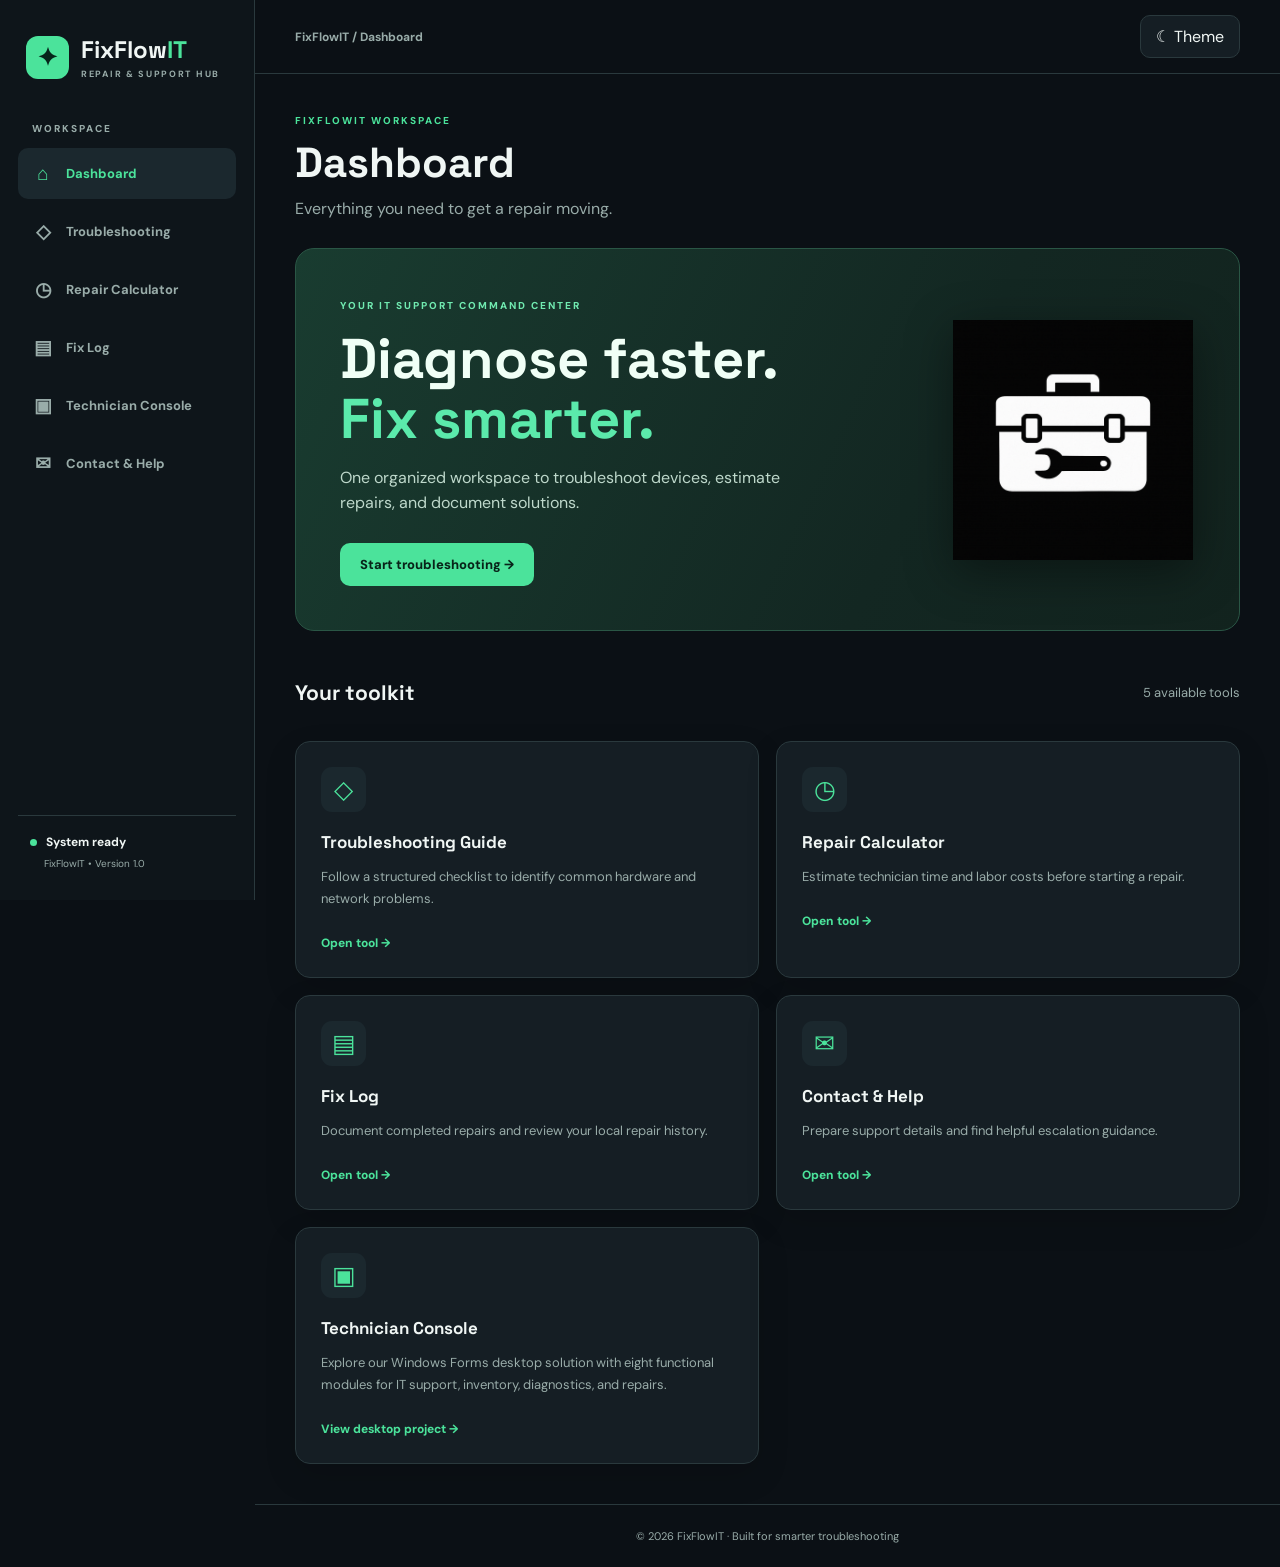
<file: index.html>
<!doctype html>
<html lang="en"><head><meta charset="utf-8"><meta name="viewport" content="width=device-width,initial-scale=1">
<meta name="description" content="FixFlowIT — practical troubleshooting, repair estimates, and repair history.">
<title>Dashboard | FixFlowIT</title><link rel="icon" href="images/wrench-icon.png"><link rel="stylesheet" href="css/style.css"><script defer src="js/app.js"></script></head>
<body><div class="app-shell">
<aside class="sidebar" id="sidebar"><a class="brand" href="index.html"><span class="brand-icon">✦</span><span>FixFlow<span class="accent">IT</span><small>REPAIR & SUPPORT HUB</small></span></a>
<div class="nav-caption">WORKSPACE</div><nav aria-label="Main navigation"><a class="nav-link active" href="index.html" aria-current="page"><span aria-hidden="true">⌂</span>Dashboard</a><a class="nav-link " href="troubleshooting.html" ><span aria-hidden="true">◇</span>Troubleshooting</a><a class="nav-link " href="calculator.html" ><span aria-hidden="true">◷</span>Repair Calculator</a><a class="nav-link " href="fix_log.html" ><span aria-hidden="true">▤</span>Fix Log</a><a class="nav-link" href="technician_console.html"><span aria-hidden="true">▣</span>Technician Console</a><a class="nav-link " href="contact.html" ><span aria-hidden="true">✉</span>Contact & Help</a></nav>
<div class="sidebar-bottom"><span class="status-dot"></span> System ready <small>FixFlowIT • Version 1.0</small></div></aside>
<div class="workspace"><header class="topbar"><button class="icon-btn menu-btn" id="menuToggle" aria-label="Toggle navigation" aria-expanded="false">☰</button><span class="topbar-title">FixFlowIT / Dashboard</span><button class="theme-btn" id="themeToggle" type="button" aria-label="Toggle color theme">☾ <span>Theme</span></button></header>
<main class="content"><div class="page-heading"><div class="eyebrow">FIXFLOWIT WORKSPACE</div><h1>Dashboard</h1><p>Everything you need to get a repair moving.</p></div><section class="hero"><div><span class="hero-label">YOUR IT SUPPORT COMMAND CENTER</span><h2>Diagnose faster.<br><em>Fix smarter.</em></h2><p>One organized workspace to troubleshoot devices, estimate repairs, and document solutions.</p><a class="primary-btn" href="troubleshooting.html">Start troubleshooting →</a></div><img src="images/toolbox.png" alt="IT repair toolbox"></section>
<div class="section-header"><h2>Your toolkit</h2><span>5 available tools</span></div><div class="feature-grid"><a class="feature-card" href="troubleshooting.html"><div class="feature-symbol">◇</div><h3>Troubleshooting Guide</h3><p>Follow a structured checklist to identify common hardware and network problems.</p><span class="card-link">Open tool →</span></a><a class="feature-card" href="calculator.html"><div class="feature-symbol">◷</div><h3>Repair Calculator</h3><p>Estimate technician time and labor costs before starting a repair.</p><span class="card-link">Open tool →</span></a><a class="feature-card" href="fix_log.html"><div class="feature-symbol">▤</div><h3>Fix Log</h3><p>Document completed repairs and review your local repair history.</p><span class="card-link">Open tool →</span></a><a class="feature-card" href="contact.html"><div class="feature-symbol">✉</div><h3>Contact & Help</h3><p>Prepare support details and find helpful escalation guidance.</p><span class="card-link">Open tool →</span></a><a class="feature-card" href="technician_console.html"><div class="feature-symbol">▣</div><h3>Technician Console</h3><p>Explore our Windows Forms desktop solution with eight functional modules for IT support, inventory, diagnostics, and repairs.</p><span class="card-link">View desktop project →</span></a></div></main>
<footer>© 2026 FixFlowIT · Built for smarter troubleshooting</footer></div></div><div class="overlay" id="menuOverlay"></div></body></html>
</file>
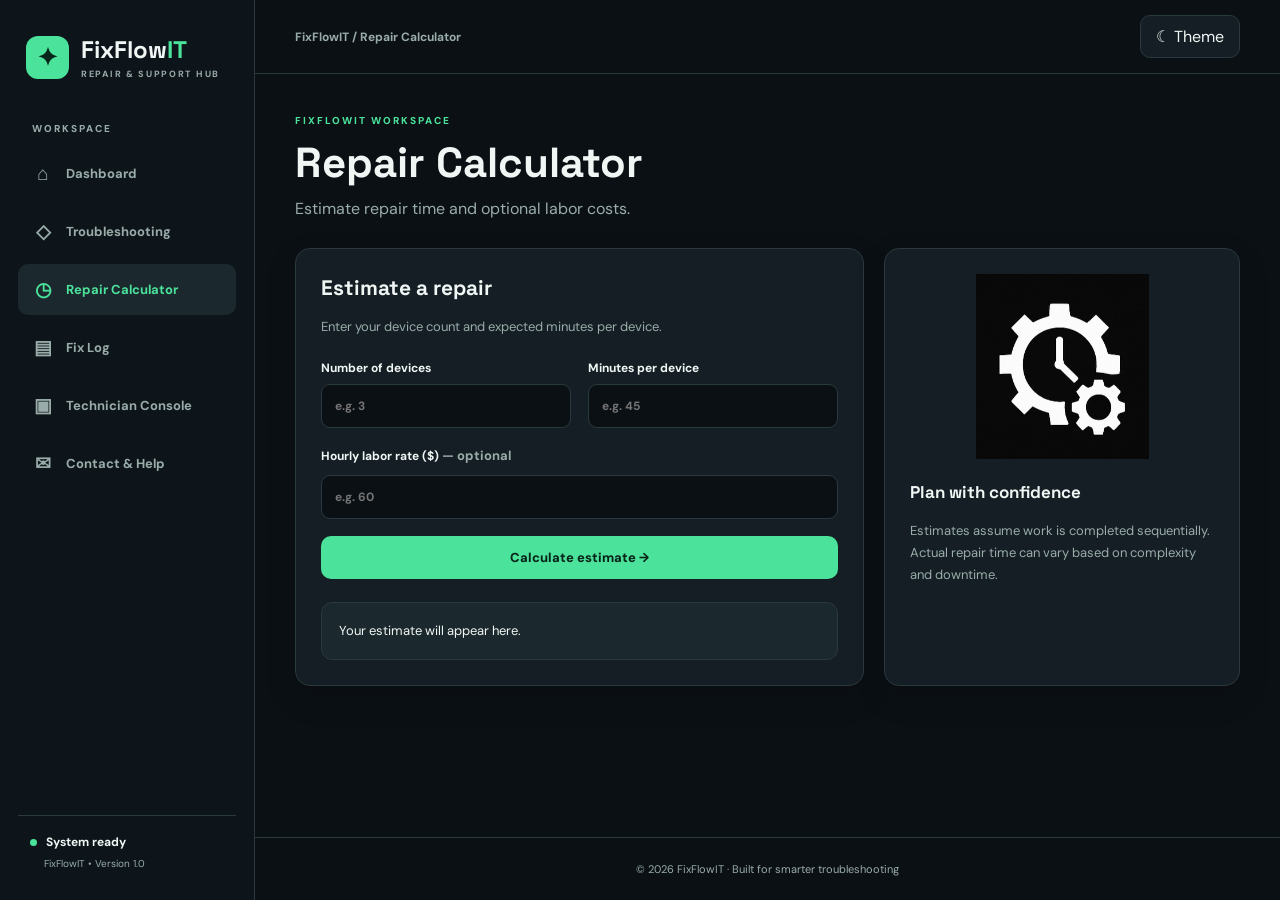
<file: calculator.html>
<!doctype html>
<html lang="en"><head><meta charset="utf-8"><meta name="viewport" content="width=device-width,initial-scale=1">
<meta name="description" content="FixFlowIT — practical troubleshooting, repair estimates, and repair history.">
<title>Repair Calculator | FixFlowIT</title><link rel="icon" href="images/wrench-icon.png"><link rel="stylesheet" href="css/style.css"><script defer src="js/app.js"></script></head>
<body><div class="app-shell">
<aside class="sidebar" id="sidebar"><a class="brand" href="index.html"><span class="brand-icon">✦</span><span>FixFlow<span class="accent">IT</span><small>REPAIR & SUPPORT HUB</small></span></a>
<div class="nav-caption">WORKSPACE</div><nav aria-label="Main navigation"><a class="nav-link " href="index.html" ><span aria-hidden="true">⌂</span>Dashboard</a><a class="nav-link " href="troubleshooting.html" ><span aria-hidden="true">◇</span>Troubleshooting</a><a class="nav-link active" href="calculator.html" aria-current="page"><span aria-hidden="true">◷</span>Repair Calculator</a><a class="nav-link " href="fix_log.html" ><span aria-hidden="true">▤</span>Fix Log</a><a class="nav-link" href="technician_console.html"><span aria-hidden="true">▣</span>Technician Console</a><a class="nav-link " href="contact.html" ><span aria-hidden="true">✉</span>Contact & Help</a></nav>
<div class="sidebar-bottom"><span class="status-dot"></span> System ready <small>FixFlowIT • Version 1.0</small></div></aside>
<div class="workspace"><header class="topbar"><button class="icon-btn menu-btn" id="menuToggle" aria-label="Toggle navigation" aria-expanded="false">☰</button><span class="topbar-title">FixFlowIT / Repair Calculator</span><button class="theme-btn" id="themeToggle" type="button" aria-label="Toggle color theme">☾ <span>Theme</span></button></header>
<main class="content"><div class="page-heading"><div class="eyebrow">FIXFLOWIT WORKSPACE</div><h1>Repair Calculator</h1><p>Estimate repair time and optional labor costs.</p></div><div class="two-col"><section class="panel"><h2>Estimate a repair</h2><p class="muted">Enter your device count and expected minutes per device.</p><form id="calcForm" class="form-grid"><label>Number of devices<input type="number" id="devices" min="1" step="1" required placeholder="e.g. 3"></label><label>Minutes per device<input type="number" id="minutesPer" min="0.01" step="any" required placeholder="e.g. 45"></label><label class="full">Hourly labor rate ($) <span class="muted">— optional</span><input type="number" id="hourlyRate" min="0" step="0.01" placeholder="e.g. 60"></label><button class="primary-btn full" type="submit">Calculate estimate →</button></form><div class="result-box" id="calcResult" role="status" aria-live="polite">Your estimate will appear here.</div></section><aside class="panel side-panel"><img src="images/clock-gear.png" alt="Clock and gear illustration"><h3>Plan with confidence</h3><p>Estimates assume work is completed sequentially. Actual repair time can vary based on complexity and downtime.</p></aside></div></main>
<footer>© 2026 FixFlowIT · Built for smarter troubleshooting</footer></div></div><div class="overlay" id="menuOverlay"></div></body></html>
</file>
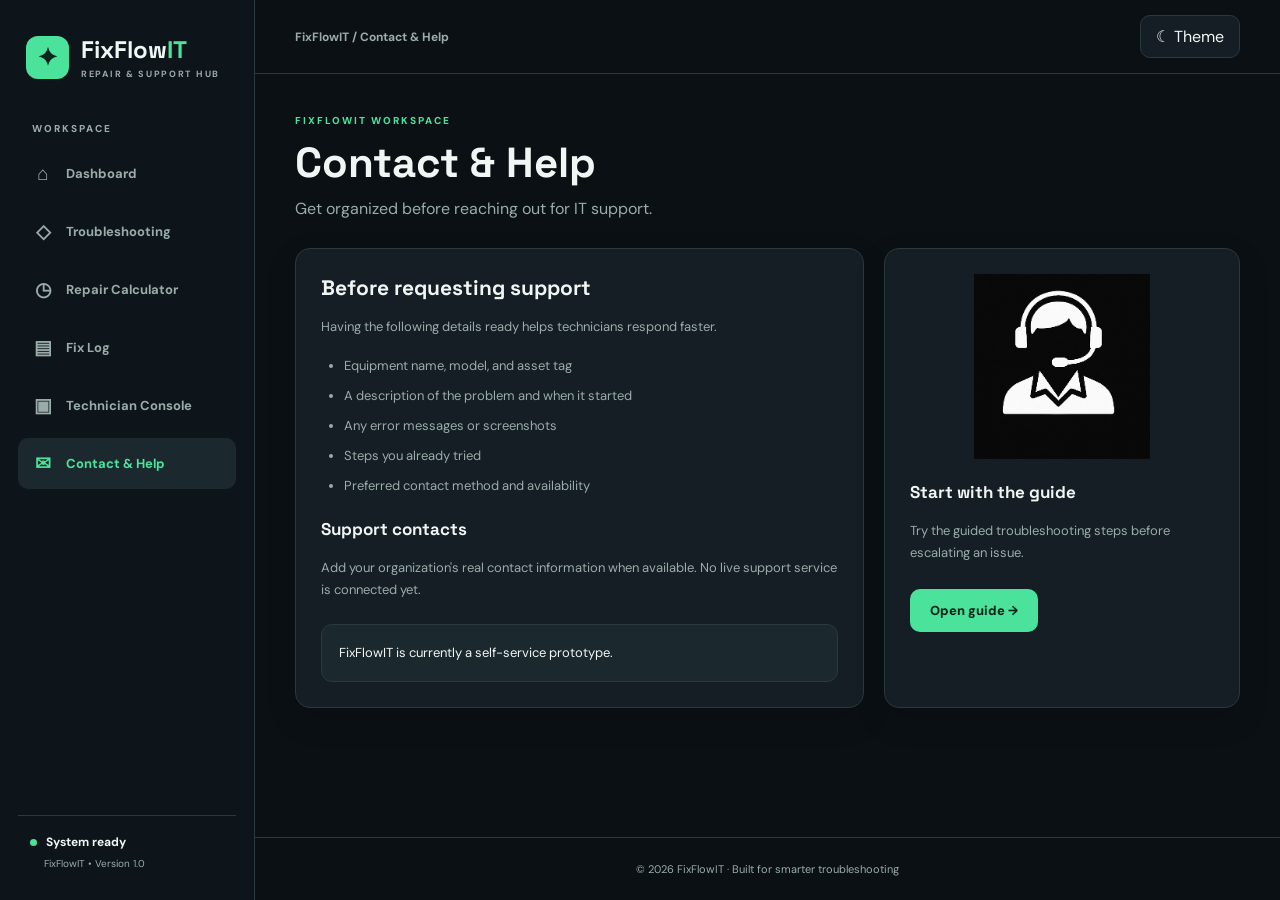
<file: contact.html>
<!doctype html>
<html lang="en"><head><meta charset="utf-8"><meta name="viewport" content="width=device-width,initial-scale=1">
<meta name="description" content="FixFlowIT — practical troubleshooting, repair estimates, and repair history.">
<title>Contact & Help | FixFlowIT</title><link rel="icon" href="images/wrench-icon.png"><link rel="stylesheet" href="css/style.css"><script defer src="js/app.js"></script></head>
<body><div class="app-shell">
<aside class="sidebar" id="sidebar"><a class="brand" href="index.html"><span class="brand-icon">✦</span><span>FixFlow<span class="accent">IT</span><small>REPAIR & SUPPORT HUB</small></span></a>
<div class="nav-caption">WORKSPACE</div><nav aria-label="Main navigation"><a class="nav-link " href="index.html" ><span aria-hidden="true">⌂</span>Dashboard</a><a class="nav-link " href="troubleshooting.html" ><span aria-hidden="true">◇</span>Troubleshooting</a><a class="nav-link " href="calculator.html" ><span aria-hidden="true">◷</span>Repair Calculator</a><a class="nav-link " href="fix_log.html" ><span aria-hidden="true">▤</span>Fix Log</a><a class="nav-link" href="technician_console.html"><span aria-hidden="true">▣</span>Technician Console</a><a class="nav-link active" href="contact.html" aria-current="page"><span aria-hidden="true">✉</span>Contact & Help</a></nav>
<div class="sidebar-bottom"><span class="status-dot"></span> System ready <small>FixFlowIT • Version 1.0</small></div></aside>
<div class="workspace"><header class="topbar"><button class="icon-btn menu-btn" id="menuToggle" aria-label="Toggle navigation" aria-expanded="false">☰</button><span class="topbar-title">FixFlowIT / Contact & Help</span><button class="theme-btn" id="themeToggle" type="button" aria-label="Toggle color theme">☾ <span>Theme</span></button></header>
<main class="content"><div class="page-heading"><div class="eyebrow">FIXFLOWIT WORKSPACE</div><h1>Contact & Help</h1><p>Get organized before reaching out for IT support.</p></div><div class="two-col"><section class="panel"><h2>Before requesting support</h2><p class="muted">Having the following details ready helps technicians respond faster.</p><ul class="help-list"><li>Equipment name, model, and asset tag</li><li>A description of the problem and when it started</li><li>Any error messages or screenshots</li><li>Steps you already tried</li><li>Preferred contact method and availability</li></ul><h3>Support contacts</h3><p class="muted">Add your organization's real contact information when available. No live support service is connected yet.</p><div class="info-note">FixFlowIT is currently a self-service prototype.</div></section><aside class="panel side-panel"><img src="images/support-operator.png" alt="Support operator illustration"><h3>Start with the guide</h3><p>Try the guided troubleshooting steps before escalating an issue.</p><a href="troubleshooting.html" class="primary-btn">Open guide →</a></aside></div></main>
<footer>© 2026 FixFlowIT · Built for smarter troubleshooting</footer></div></div><div class="overlay" id="menuOverlay"></div></body></html>
</file>
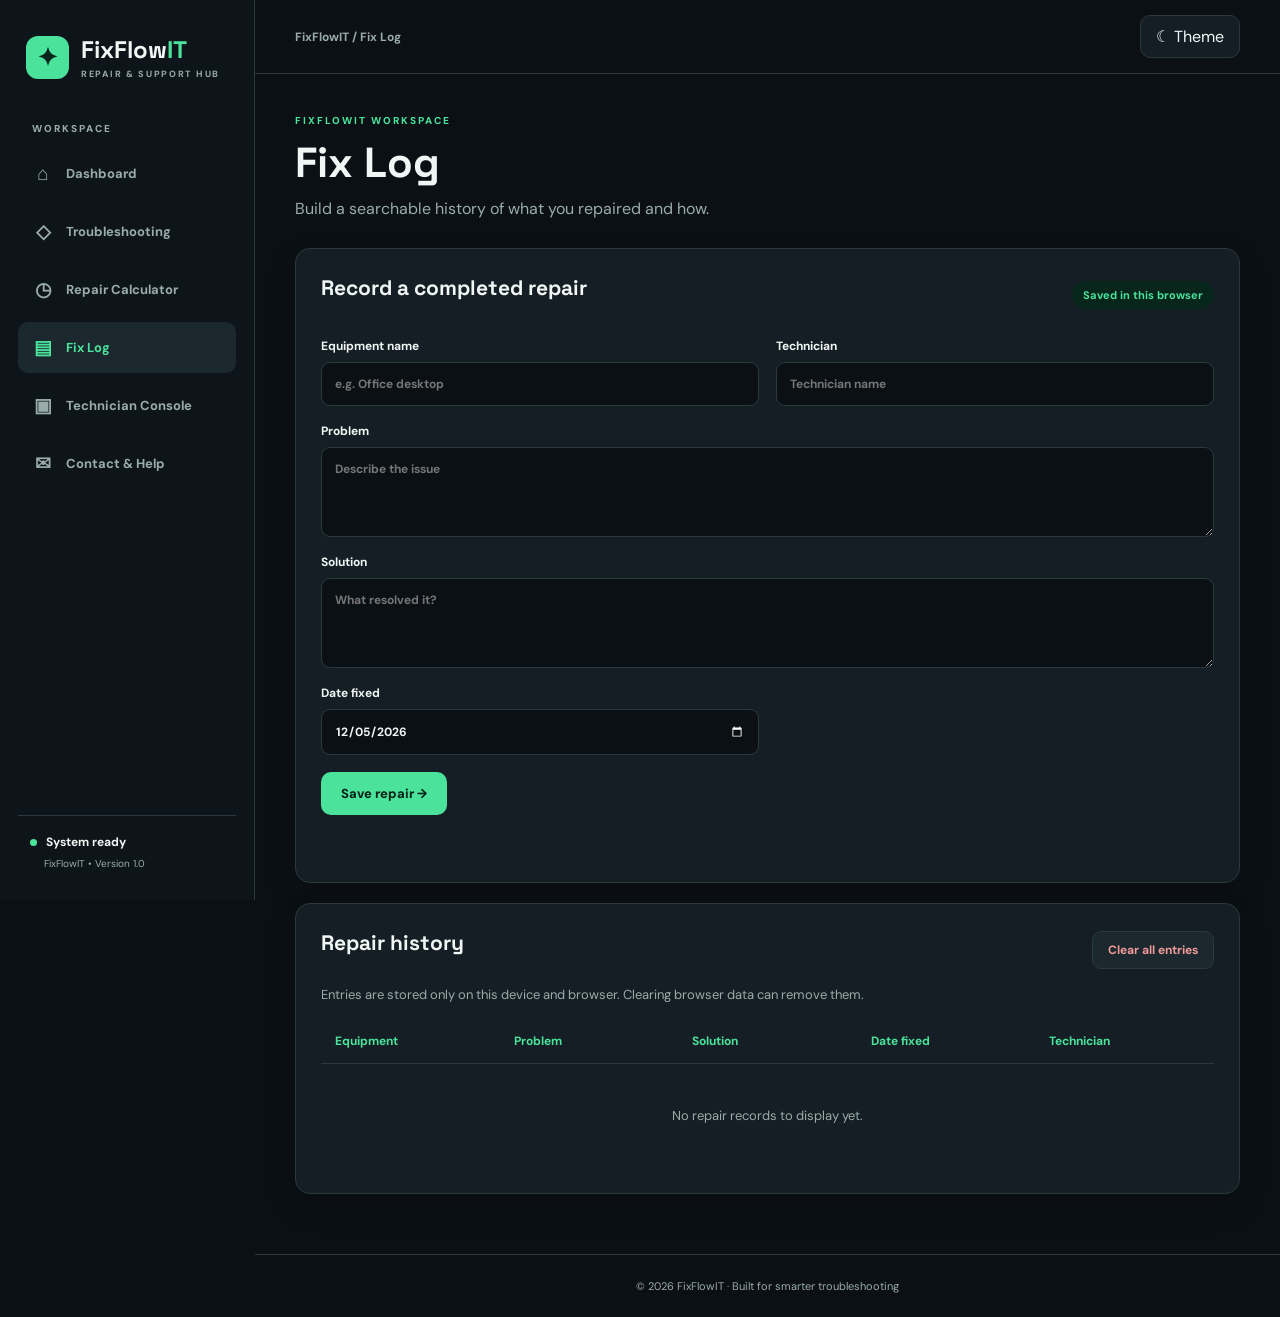
<file: fix_log.html>
<!doctype html>
<html lang="en"><head><meta charset="utf-8"><meta name="viewport" content="width=device-width,initial-scale=1">
<meta name="description" content="FixFlowIT — practical troubleshooting, repair estimates, and repair history.">
<title>Fix Log | FixFlowIT</title><link rel="icon" href="images/wrench-icon.png"><link rel="stylesheet" href="css/style.css"><script defer src="js/app.js"></script></head>
<body><div class="app-shell">
<aside class="sidebar" id="sidebar"><a class="brand" href="index.html"><span class="brand-icon">✦</span><span>FixFlow<span class="accent">IT</span><small>REPAIR & SUPPORT HUB</small></span></a>
<div class="nav-caption">WORKSPACE</div><nav aria-label="Main navigation"><a class="nav-link " href="index.html" ><span aria-hidden="true">⌂</span>Dashboard</a><a class="nav-link " href="troubleshooting.html" ><span aria-hidden="true">◇</span>Troubleshooting</a><a class="nav-link " href="calculator.html" ><span aria-hidden="true">◷</span>Repair Calculator</a><a class="nav-link active" href="fix_log.html" aria-current="page"><span aria-hidden="true">▤</span>Fix Log</a><a class="nav-link" href="technician_console.html"><span aria-hidden="true">▣</span>Technician Console</a><a class="nav-link " href="contact.html" ><span aria-hidden="true">✉</span>Contact & Help</a></nav>
<div class="sidebar-bottom"><span class="status-dot"></span> System ready <small>FixFlowIT • Version 1.0</small></div></aside>
<div class="workspace"><header class="topbar"><button class="icon-btn menu-btn" id="menuToggle" aria-label="Toggle navigation" aria-expanded="false">☰</button><span class="topbar-title">FixFlowIT / Fix Log</span><button class="theme-btn" id="themeToggle" type="button" aria-label="Toggle color theme">☾ <span>Theme</span></button></header>
<main class="content"><div class="page-heading"><div class="eyebrow">FIXFLOWIT WORKSPACE</div><h1>Fix Log</h1><p>Build a searchable history of what you repaired and how.</p></div><section class="panel"><div class="panel-head"><h2>Record a completed repair</h2><span class="pill">Saved in this browser</span></div><form id="fixForm" class="form-grid"><label>Equipment name<input id="equipment" maxlength="120" required placeholder="e.g. Office desktop"></label><label>Technician<input id="technician" maxlength="120" required placeholder="Technician name"></label><label class="full">Problem<textarea id="problem" required maxlength="2000" placeholder="Describe the issue"></textarea></label><label class="full">Solution<textarea id="solution" required maxlength="2000" placeholder="What resolved it?"></textarea></label><label>Date fixed<input id="dateFixed" type="date" required></label><div class="full"><button class="primary-btn" type="submit">Save repair →</button></div></form><p class="feedback" id="fixFeedback" role="status" aria-live="polite"></p></section><section class="panel"><div class="panel-head"><h2>Repair history</h2><button class="danger-btn" type="button" id="clearLogBtn">Clear all entries</button></div><p class="muted">Entries are stored only on this device and browser. Clearing browser data can remove them.</p><div class="table-wrap"><table><thead><tr><th>Equipment</th><th>Problem</th><th>Solution</th><th>Date fixed</th><th>Technician</th></tr></thead><tbody id="historyBody"></tbody></table></div><p id="noRecordsMsg" class="empty-state">No repair records to display yet.</p></section></main>
<footer>© 2026 FixFlowIT · Built for smarter troubleshooting</footer></div></div><div class="overlay" id="menuOverlay"></div></body></html>
</file>
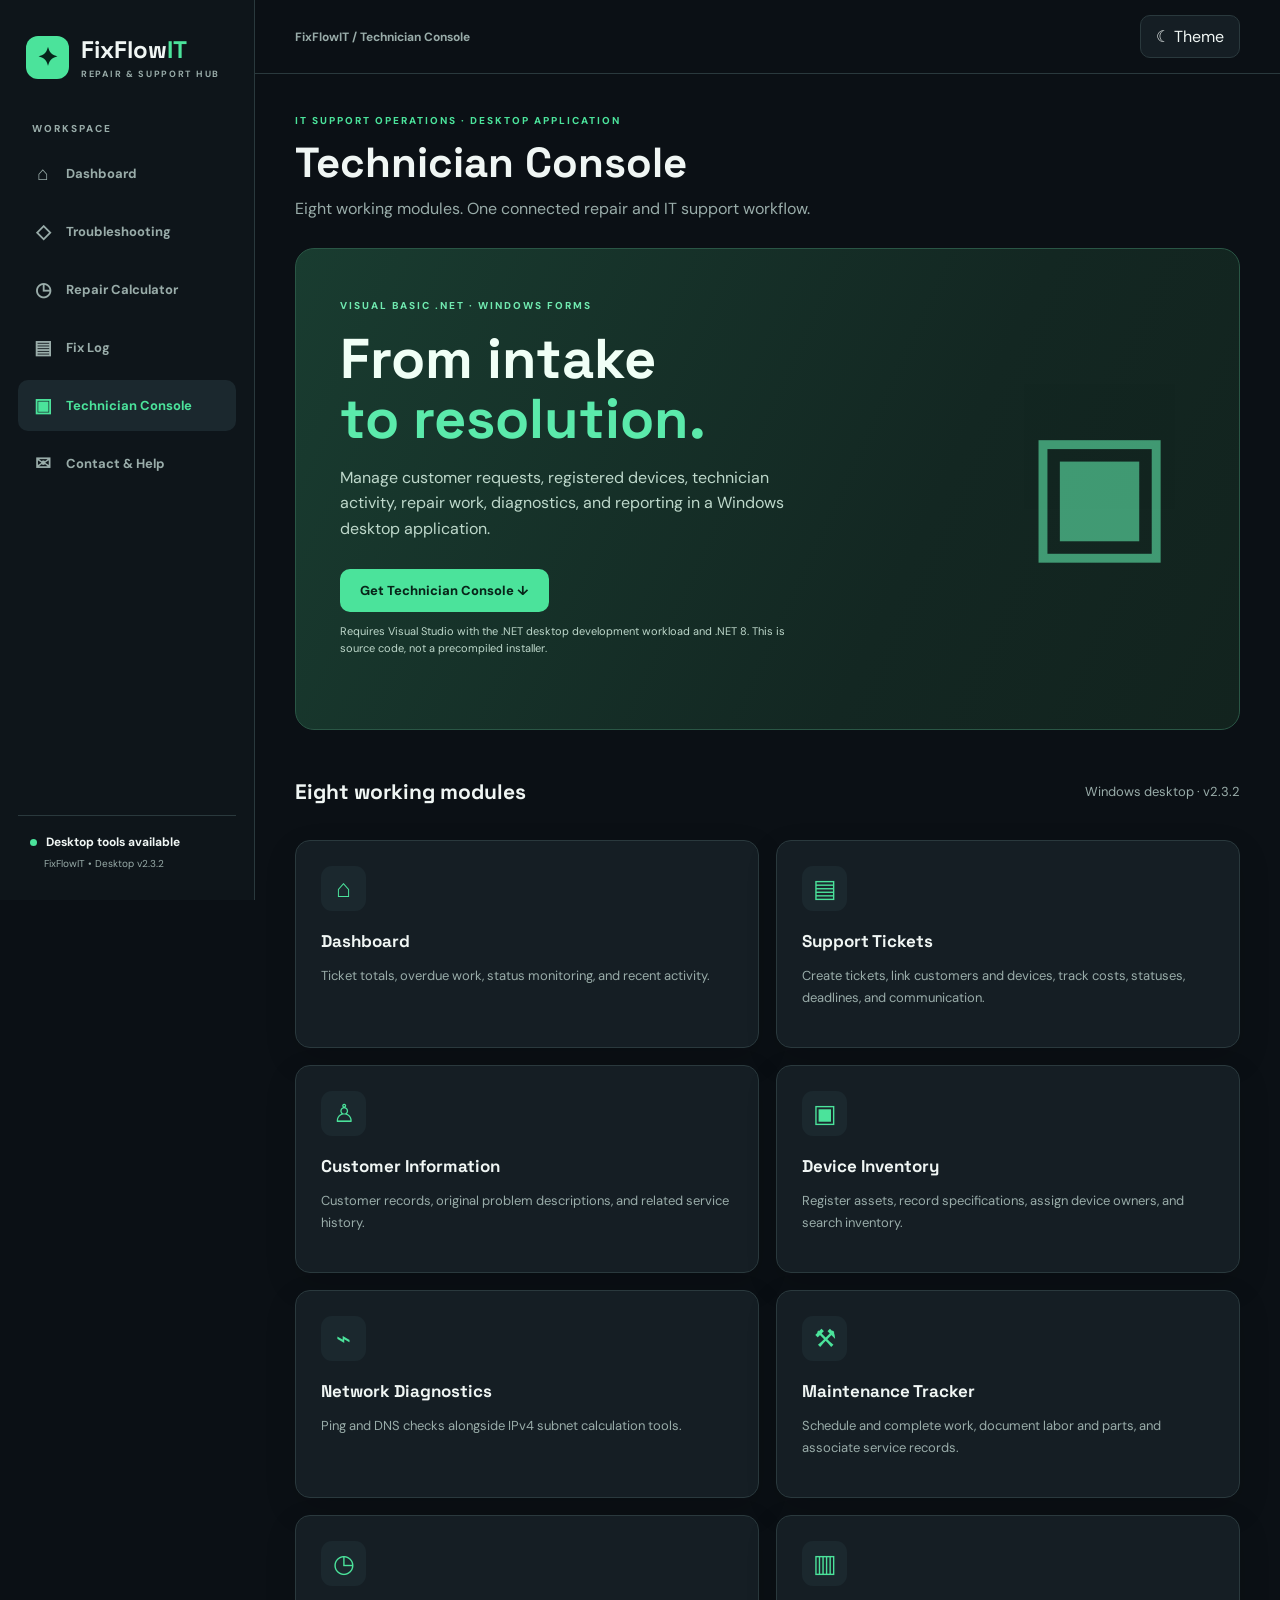
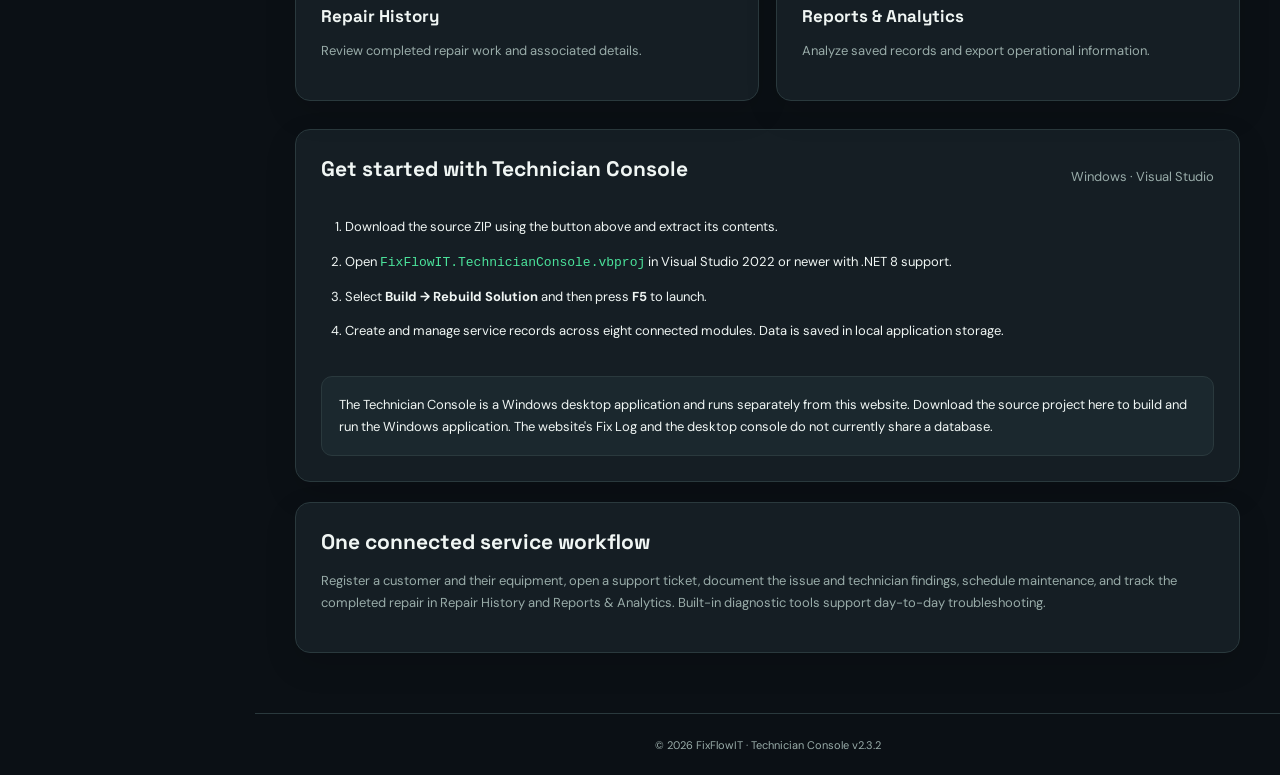
<file: technician_console.html>
<!doctype html>
<html lang="en"><head><meta charset="utf-8"><meta name="viewport" content="width=device-width,initial-scale=1">
<meta name="description" content="FixFlowIT Technician Console — desktop tools for managing IT support requests, devices, diagnostics, maintenance, and reporting.">
<title>Technician Console | FixFlowIT</title><link rel="icon" href="images/wrench-icon.png"><link rel="stylesheet" href="css/style.css"><script defer src="js/app.js"></script></head>
<body><div class="app-shell"><aside class="sidebar" id="sidebar"><a class="brand" href="index.html"><span class="brand-icon">✦</span><span>FixFlow<span class="accent">IT</span><small>REPAIR &amp; SUPPORT HUB</small></span></a>
<div class="nav-caption">WORKSPACE</div><nav aria-label="Main navigation">
<a class="nav-link" href="index.html"><span aria-hidden="true">⌂</span>Dashboard</a>
<a class="nav-link" href="troubleshooting.html"><span aria-hidden="true">◇</span>Troubleshooting</a>
<a class="nav-link" href="calculator.html"><span aria-hidden="true">◷</span>Repair Calculator</a>
<a class="nav-link" href="fix_log.html"><span aria-hidden="true">▤</span>Fix Log</a>
<a class="nav-link active" aria-current="page" href="technician_console.html"><span aria-hidden="true">▣</span>Technician Console</a>
<a class="nav-link" href="contact.html"><span aria-hidden="true">✉</span>Contact &amp; Help</a></nav>
<div class="sidebar-bottom"><span class="status-dot"></span> Desktop tools available <small>FixFlowIT • Desktop v2.3.2</small></div></aside>
<div class="workspace"><header class="topbar"><button class="icon-btn menu-btn" id="menuToggle" aria-label="Toggle navigation" aria-expanded="false">☰</button><span class="topbar-title">FixFlowIT / Technician Console</span><button class="theme-btn" id="themeToggle" type="button" aria-label="Toggle color theme">☾ <span>Theme</span></button></header>
<main class="content"><div class="page-heading"><div class="eyebrow">IT SUPPORT OPERATIONS · DESKTOP APPLICATION</div><h1>Technician Console</h1><p>Eight working modules. One connected repair and IT support workflow.</p></div>
<section class="hero console-hero"><div><span class="hero-label">VISUAL BASIC .NET · WINDOWS FORMS</span><h2>From intake<br><em>to resolution.</em></h2><p>Manage customer requests, registered devices, technician activity, repair work, diagnostics, and reporting in a Windows desktop application.</p><a class="primary-btn" href="downloads/FixFlowIT_Technician_Console_v2_3_2_Source.zip" download>Get Technician Console ↓</a><p class="console-fineprint">Requires Visual Studio with the .NET desktop development workload and .NET 8. This is source code, not a precompiled installer.</p></div><div class="hero-icon" aria-hidden="true">▣</div></section>
<div class="section-header"><h2>Eight working modules</h2><span>Windows desktop · v2.3.2</span></div>
<div class="feature-grid">
<article class="feature-card"><div class="feature-symbol">⌂</div><h3>Dashboard</h3><p>Ticket totals, overdue work, status monitoring, and recent activity.</p></article>
<article class="feature-card"><div class="feature-symbol">▤</div><h3>Support Tickets</h3><p>Create tickets, link customers and devices, track costs, statuses, deadlines, and communication.</p></article>
<article class="feature-card"><div class="feature-symbol">♙</div><h3>Customer Information</h3><p>Customer records, original problem descriptions, and related service history.</p></article>
<article class="feature-card"><div class="feature-symbol">▣</div><h3>Device Inventory</h3><p>Register assets, record specifications, assign device owners, and search inventory.</p></article>
<article class="feature-card"><div class="feature-symbol">⌁</div><h3>Network Diagnostics</h3><p>Ping and DNS checks alongside IPv4 subnet calculation tools.</p></article>
<article class="feature-card"><div class="feature-symbol">⚒</div><h3>Maintenance Tracker</h3><p>Schedule and complete work, document labor and parts, and associate service records.</p></article>
<article class="feature-card"><div class="feature-symbol">◷</div><h3>Repair History</h3><p>Review completed repair work and associated details.</p></article>
<article class="feature-card"><div class="feature-symbol">▥</div><h3>Reports &amp; Analytics</h3><p>Analyze saved records and export operational information.</p></article>
</div>
<section class="panel console-instructions"><div class="section-header"><h2>Get started with Technician Console</h2><span>Windows · Visual Studio</span></div>
<ol class="steps"><li>Download the source ZIP using the button above and extract its contents.</li><li>Open <code>FixFlowIT.TechnicianConsole.vbproj</code> in Visual Studio 2022 or newer with .NET 8 support.</li><li>Select <strong>Build → Rebuild Solution</strong> and then press <strong>F5</strong> to launch.</li><li>Create and manage service records across eight connected modules. Data is saved in local application storage.</li></ol>
<div class="info-note">The Technician Console is a Windows desktop application and runs separately from this website. Download the source project here to build and run the Windows application. The website's Fix Log and the desktop console do not currently share a database.</div>
</section>
<section class="panel"><h2>One connected service workflow</h2><p>Register a customer and their equipment, open a support ticket, document the issue and technician findings, schedule maintenance, and track the completed repair in Repair History and Reports &amp; Analytics. Built-in diagnostic tools support day-to-day troubleshooting.</p></section>
</main><footer>© 2026 FixFlowIT · Technician Console v2.3.2</footer></div></div><div class="overlay" id="menuOverlay"></div></body></html>
</file>
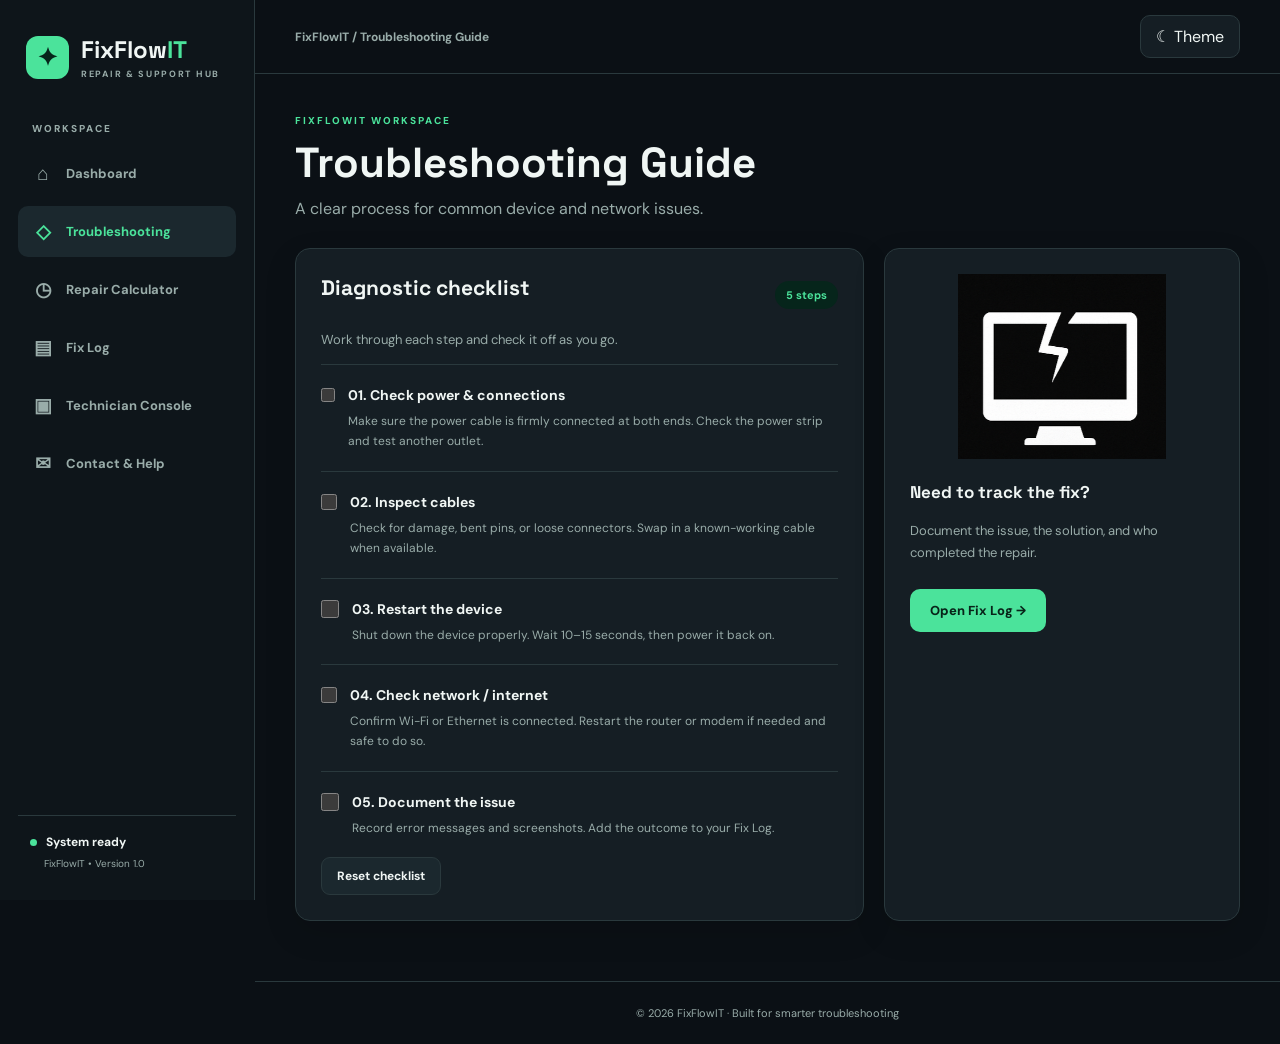
<file: troubleshooting.html>
<!doctype html>
<html lang="en"><head><meta charset="utf-8"><meta name="viewport" content="width=device-width,initial-scale=1">
<meta name="description" content="FixFlowIT — practical troubleshooting, repair estimates, and repair history.">
<title>Troubleshooting Guide | FixFlowIT</title><link rel="icon" href="images/wrench-icon.png"><link rel="stylesheet" href="css/style.css"><script defer src="js/app.js"></script></head>
<body><div class="app-shell">
<aside class="sidebar" id="sidebar"><a class="brand" href="index.html"><span class="brand-icon">✦</span><span>FixFlow<span class="accent">IT</span><small>REPAIR & SUPPORT HUB</small></span></a>
<div class="nav-caption">WORKSPACE</div><nav aria-label="Main navigation"><a class="nav-link " href="index.html" ><span aria-hidden="true">⌂</span>Dashboard</a><a class="nav-link active" href="troubleshooting.html" aria-current="page"><span aria-hidden="true">◇</span>Troubleshooting</a><a class="nav-link " href="calculator.html" ><span aria-hidden="true">◷</span>Repair Calculator</a><a class="nav-link " href="fix_log.html" ><span aria-hidden="true">▤</span>Fix Log</a><a class="nav-link" href="technician_console.html"><span aria-hidden="true">▣</span>Technician Console</a><a class="nav-link " href="contact.html" ><span aria-hidden="true">✉</span>Contact & Help</a></nav>
<div class="sidebar-bottom"><span class="status-dot"></span> System ready <small>FixFlowIT • Version 1.0</small></div></aside>
<div class="workspace"><header class="topbar"><button class="icon-btn menu-btn" id="menuToggle" aria-label="Toggle navigation" aria-expanded="false">☰</button><span class="topbar-title">FixFlowIT / Troubleshooting Guide</span><button class="theme-btn" id="themeToggle" type="button" aria-label="Toggle color theme">☾ <span>Theme</span></button></header>
<main class="content"><div class="page-heading"><div class="eyebrow">FIXFLOWIT WORKSPACE</div><h1>Troubleshooting Guide</h1><p>A clear process for common device and network issues.</p></div><div class="two-col"><section class="panel"><div class="panel-head"><h2>Diagnostic checklist</h2><span class="pill">5 steps</span></div><p class="muted">Work through each step and check it off as you go.</p><div id="checklist">
<label class="check-step"><input type="checkbox" class="step-check"><span><strong>01. Check power & connections</strong><small>Make sure the power cable is firmly connected at both ends. Check the power strip and test another outlet.</small></span></label><label class="check-step"><input type="checkbox" class="step-check"><span><strong>02. Inspect cables</strong><small>Check for damage, bent pins, or loose connectors. Swap in a known-working cable when available.</small></span></label><label class="check-step"><input type="checkbox" class="step-check"><span><strong>03. Restart the device</strong><small>Shut down the device properly. Wait 10–15 seconds, then power it back on.</small></span></label><label class="check-step"><input type="checkbox" class="step-check"><span><strong>04. Check network / internet</strong><small>Confirm Wi-Fi or Ethernet is connected. Restart the router or modem if needed and safe to do so.</small></span></label><label class="check-step"><input type="checkbox" class="step-check"><span><strong>05. Document the issue</strong><small>Record error messages and screenshots. Add the outcome to your Fix Log.</small></span></label></div><button class="secondary-btn" id="resetChecklist" type="button">Reset checklist</button></section><aside class="panel side-panel"><img src="images/broken-computer.png" alt="Computer troubleshooting illustration"><h3>Need to track the fix?</h3><p>Document the issue, the solution, and who completed the repair.</p><a class="primary-btn" href="fix_log.html">Open Fix Log →</a></aside></div></main>
<footer>© 2026 FixFlowIT · Built for smarter troubleshooting</footer></div></div><div class="overlay" id="menuOverlay"></div></body></html>
</file>
<file: css/style.css>
@import url('https://fonts.googleapis.com/css2?family=DM+Sans:wght@400;500;600;700;800&family=Space+Grotesk:wght@500;600;700&display=swap');
:root{color-scheme:dark;--bg:#0b1015;--sidebar:#0e151a;--panel:#151e24;--panel2:#1b282e;--text:#f0f6f4;--muted:#99aca9;--line:#2a393d;--accent:#4be39b;--accent-dark:#06251b;--shadow:0 12px 32px #0002}
body.light-mode{color-scheme:light;--bg:#f2f7f5;--sidebar:#fff;--panel:#fff;--panel2:#eaf3ef;--text:#142520;--muted:#627a71;--line:#d7e5dd;--accent:#098653;--accent-dark:#e0f5e9;--shadow:0 12px 32px #0a30200a}
*{box-sizing:border-box}body{margin:0;background:var(--bg);color:var(--text);font-family:'DM Sans',Arial,sans-serif}a{color:inherit;text-decoration:none}button,input,textarea{font:inherit}button{cursor:pointer}.app-shell{display:flex;min-height:100vh}.sidebar{position:fixed;inset:0 auto 0 0;width:255px;background:var(--sidebar);border-right:1px solid var(--line);padding:30px 18px;display:flex;flex-direction:column;z-index:5}.brand{display:flex;align-items:center;gap:12px;font-family:'Space Grotesk',sans-serif;font-weight:700;font-size:24px;padding:4px 8px 42px}.brand-icon{display:grid;place-items:center;background:var(--accent);color:#06251b;border-radius:12px;width:43px;height:43px;font-size:25px}.brand small{display:block;color:var(--muted);font:700 9px 'DM Sans',sans-serif;letter-spacing:1.7px;margin-top:3px}.accent{color:var(--accent)}.nav-caption,.eyebrow{color:var(--accent);letter-spacing:2px;font-size:10px;font-weight:800}.nav-caption{color:var(--muted);padding:0 14px 13px}.sidebar nav{display:grid;gap:7px}.nav-link{display:flex;align-items:center;gap:12px;padding:13px 14px;color:var(--muted);font-size:13px;font-weight:700;border-radius:10px}.nav-link span{font-size:19px;width:22px;text-align:center}.nav-link:hover,.nav-link.active{background:var(--panel2);color:var(--accent)}.sidebar-bottom{margin-top:auto;padding:18px 12px 0;border-top:1px solid var(--line);font-size:12px;font-weight:700}.sidebar-bottom small{display:block;color:var(--muted);font-weight:400;margin:7px 0 0 14px}.status-dot{display:inline-block;width:7px;height:7px;background:var(--accent);border-radius:50%;margin-right:6px}.workspace{margin-left:255px;width:calc(100% - 255px);display:flex;flex-direction:column}.topbar{height:74px;display:flex;align-items:center;gap:15px;padding:0 40px;border-bottom:1px solid var(--line);justify-content:space-between}.topbar-title{font-size:12px;color:var(--muted);font-weight:700}.theme-btn,.icon-btn{background:var(--panel);color:var(--text);border:1px solid var(--line);border-radius:10px;padding:10px 15px}.menu-btn{display:none}.content{width:min(1150px,100%);margin:0 auto;padding:40px;flex:1}.page-heading{margin-bottom:29px}.page-heading h1{font:700 clamp(30px,4vw,42px) 'Space Grotesk',sans-serif;margin:9px 0}.page-heading p{margin:0;color:var(--muted)}.hero{background:linear-gradient(115deg,#193c30,#132722 65%,#12231e);color:#f0fff6;border:1px solid #2a5645;border-radius:19px;padding:44px;display:flex;align-items:center;justify-content:space-between;min-height:300px;overflow:hidden}.hero>div{position:relative;z-index:1}.hero-label{font-size:10px;letter-spacing:2px;font-weight:800;color:#70eab0}.hero h2{font:700 clamp(35px,4.5vw,56px)/1.07 'Space Grotesk',sans-serif;margin:15px 0}.hero h2 em{font-style:normal;color:#5beaab}.hero p{color:#bed8cb;max-width:460px;line-height:1.6;margin-bottom:27px}.hero img{width:245px;height:240px;object-fit:contain;filter:drop-shadow(0 12px 24px #0006)}.primary-btn{display:inline-flex;align-items:center;justify-content:center;border:0;border-radius:10px;background:var(--accent);color:#082419;font-weight:800;font-size:13px;padding:13px 20px}.primary-btn:hover{filter:brightness(1.07)}.section-header,.panel-head{display:flex;align-items:center;justify-content:space-between;gap:12px}.section-header{margin:31px 0 17px}.section-header h2,.panel h2{font:700 21px 'Space Grotesk',sans-serif}.section-header span,.muted{color:var(--muted);font-size:13px;line-height:1.65}.feature-grid{display:grid;grid-template-columns:repeat(2,minmax(0,1fr));gap:17px}.feature-card,.panel{background:var(--panel);border:1px solid var(--line);border-radius:15px;padding:25px;box-shadow:var(--shadow)}.feature-card:hover{border-color:var(--accent)}.feature-symbol{background:var(--panel2);color:var(--accent);display:grid;place-items:center;width:45px;height:45px;border-radius:11px;font-size:25px}.feature-card h3{font:700 17px 'Space Grotesk',sans-serif;margin:19px 0 9px}.feature-card p,.panel p{color:var(--muted);font-size:13px;line-height:1.7}.card-link{display:inline-block;color:var(--accent);font-size:12px;font-weight:800;margin-top:12px}.two-col{display:grid;grid-template-columns:minmax(0,1.6fr) minmax(260px,1fr);gap:20px}.panel{margin-bottom:20px}.panel h2{margin:0 0 15px}.panel h3{font:700 17px 'Space Grotesk',sans-serif}.pill{background:var(--accent-dark);color:var(--accent);font-size:11px;border-radius:100px;padding:7px 11px;font-weight:700}.side-panel img{width:100%;height:185px;object-fit:contain}.side-panel .primary-btn{margin-top:12px}.check-step{display:flex;align-items:flex-start;gap:13px;border-top:1px solid var(--line);padding:19px 0;cursor:pointer}.check-step input{accent-color:var(--accent);width:18px;height:18px;margin:2px 0}.check-step strong{font-size:14px}.check-step small{display:block;color:var(--muted);font-size:12px;line-height:1.7;margin-top:6px}.check-step:has(input:checked) strong{text-decoration:line-through;color:var(--muted)}.secondary-btn,.danger-btn{border:1px solid var(--line);background:var(--panel2);color:var(--text);border-radius:9px;padding:10px 15px;font-size:12px;font-weight:700}.danger-btn{color:#f29b9b}.form-grid{display:grid;grid-template-columns:repeat(2,minmax(0,1fr));gap:17px;margin-top:22px}.form-grid label{font-size:12px;font-weight:700}.form-grid input,.form-grid textarea{display:block;width:100%;margin-top:8px;border:1px solid var(--line);background:var(--bg);color:var(--text);border-radius:9px;padding:13px;outline-offset:2px}.form-grid textarea{min-height:90px;resize:vertical}.full{grid-column:1/-1}.result-box,.info-note{margin-top:23px;background:var(--panel2);border:1px solid var(--line);border-radius:11px;padding:17px;font-size:13px;line-height:1.7}.feedback{min-height:16px}.table-wrap{overflow:auto}table{width:100%;border-collapse:collapse;font-size:12px;text-align:left}th,td{padding:14px;border-bottom:1px solid var(--line);vertical-align:top;min-width:105px;overflow-wrap:anywhere}th{color:var(--accent)}.empty-state{text-align:center;padding:28px}.help-list{color:var(--muted);font-size:13px;line-height:2.3;padding-left:23px}footer{padding:24px 40px;border-top:1px solid var(--line);color:var(--muted);font-size:11px;text-align:center}.overlay{display:none}
@media(max-width:900px){.sidebar{transform:translateX(-100%);transition:transform .2s}.sidebar.open{transform:translateX(0)}.workspace{margin:0;width:100%}.menu-btn{display:block}.overlay.show{display:block;position:fixed;inset:0;background:#0009;z-index:4}.content{padding:26px}.topbar{padding:0 26px}.hero{padding:30px}.hero img{width:170px}}@media(max-width:620px){.hero img{display:none}.hero{min-height:260px}.feature-grid,.two-col,.form-grid{grid-template-columns:1fr}.content{padding:20px}.topbar{padding:0 20px}.topbar-title{font-size:11px}.page-heading h1{font-size:30px}.feature-card,.panel{padding:20px}.panel-head{align-items:flex-start;flex-wrap:wrap}}

/* Classroom Technician Console project page */
.console-hero{gap:25px}.console-hero .hero-icon{font-size:160px;line-height:1;color:#60e8ab;opacity:.6;padding:20px}.console-fineprint{font-size:11px!important;max-width:540px}.console-instructions{margin-top:28px}.steps{color:var(--text);padding-left:24px;line-height:1.95;font-size:13px}.steps li{padding-bottom:9px}.steps code{color:var(--accent);overflow-wrap:anywhere}.console-instructions .section-header{margin-top:0}@media(max-width:690px){.console-hero .hero-icon{display:none}}
</file>
